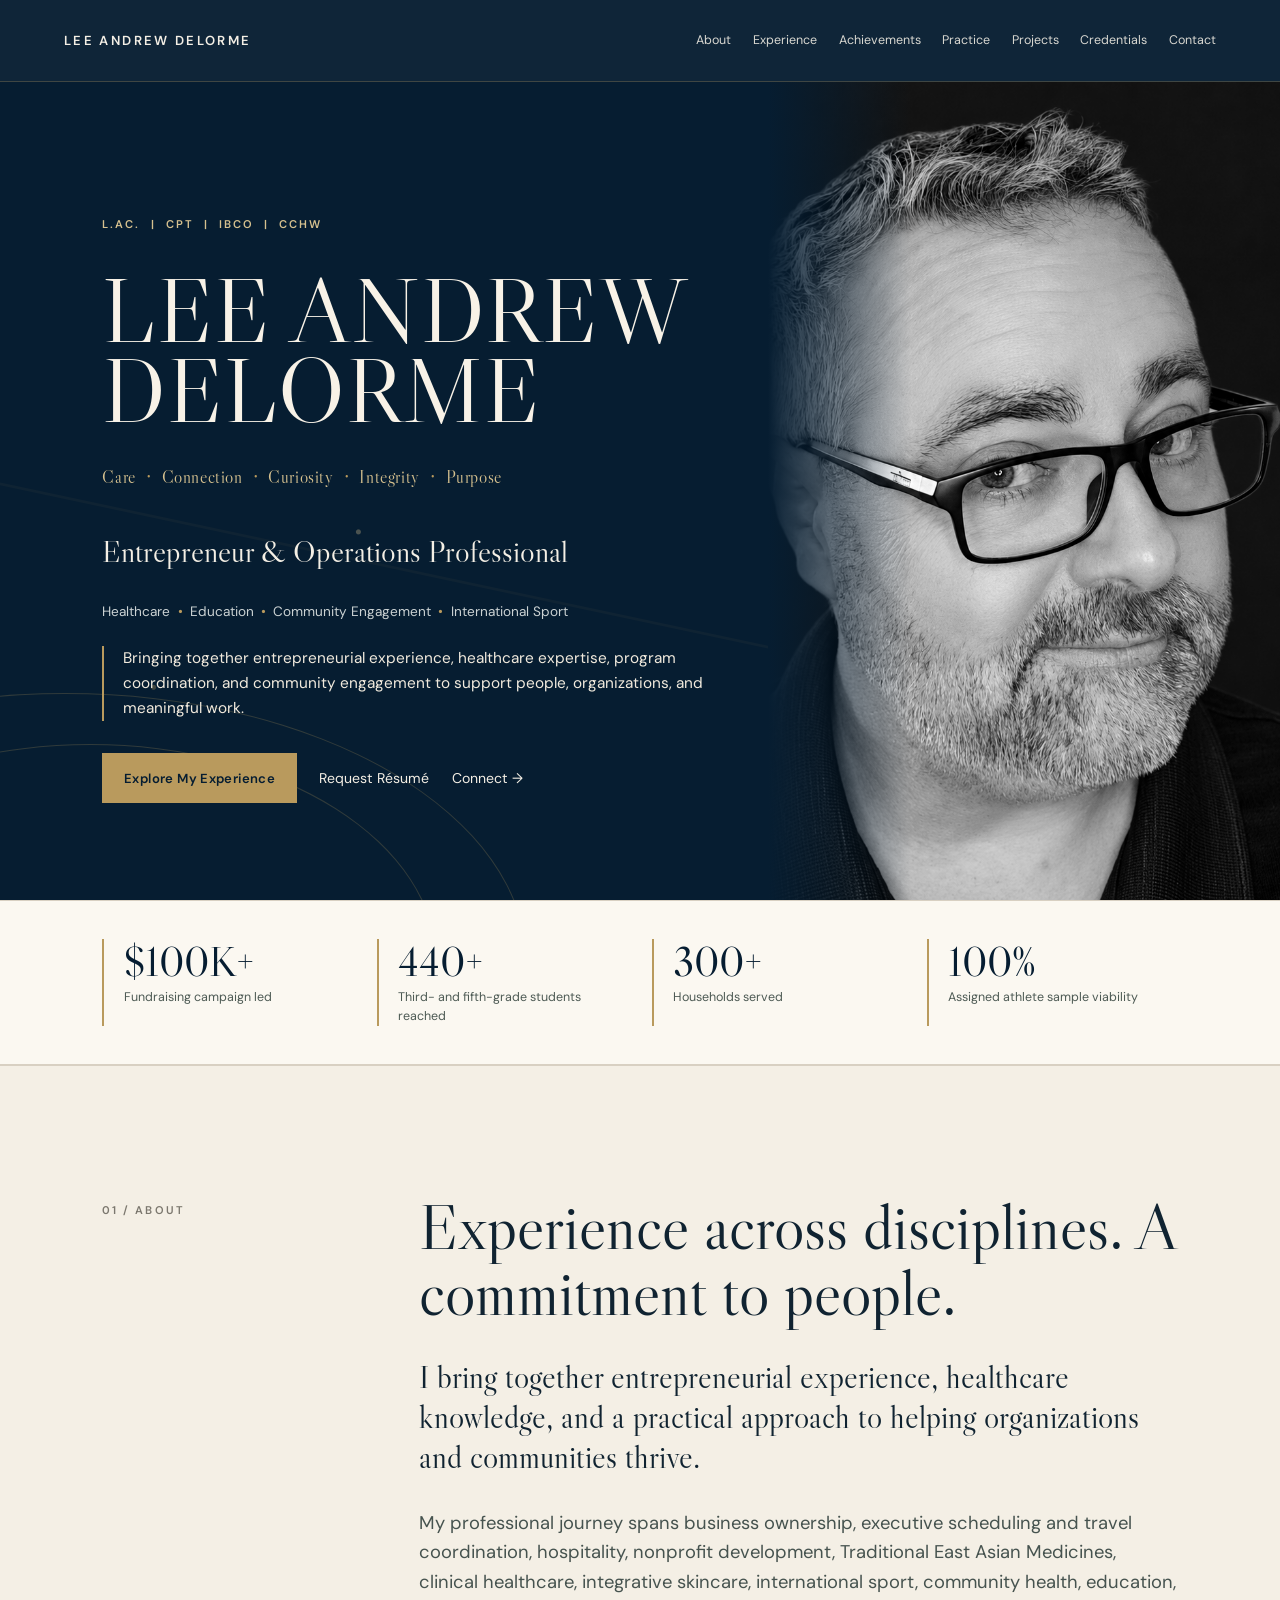
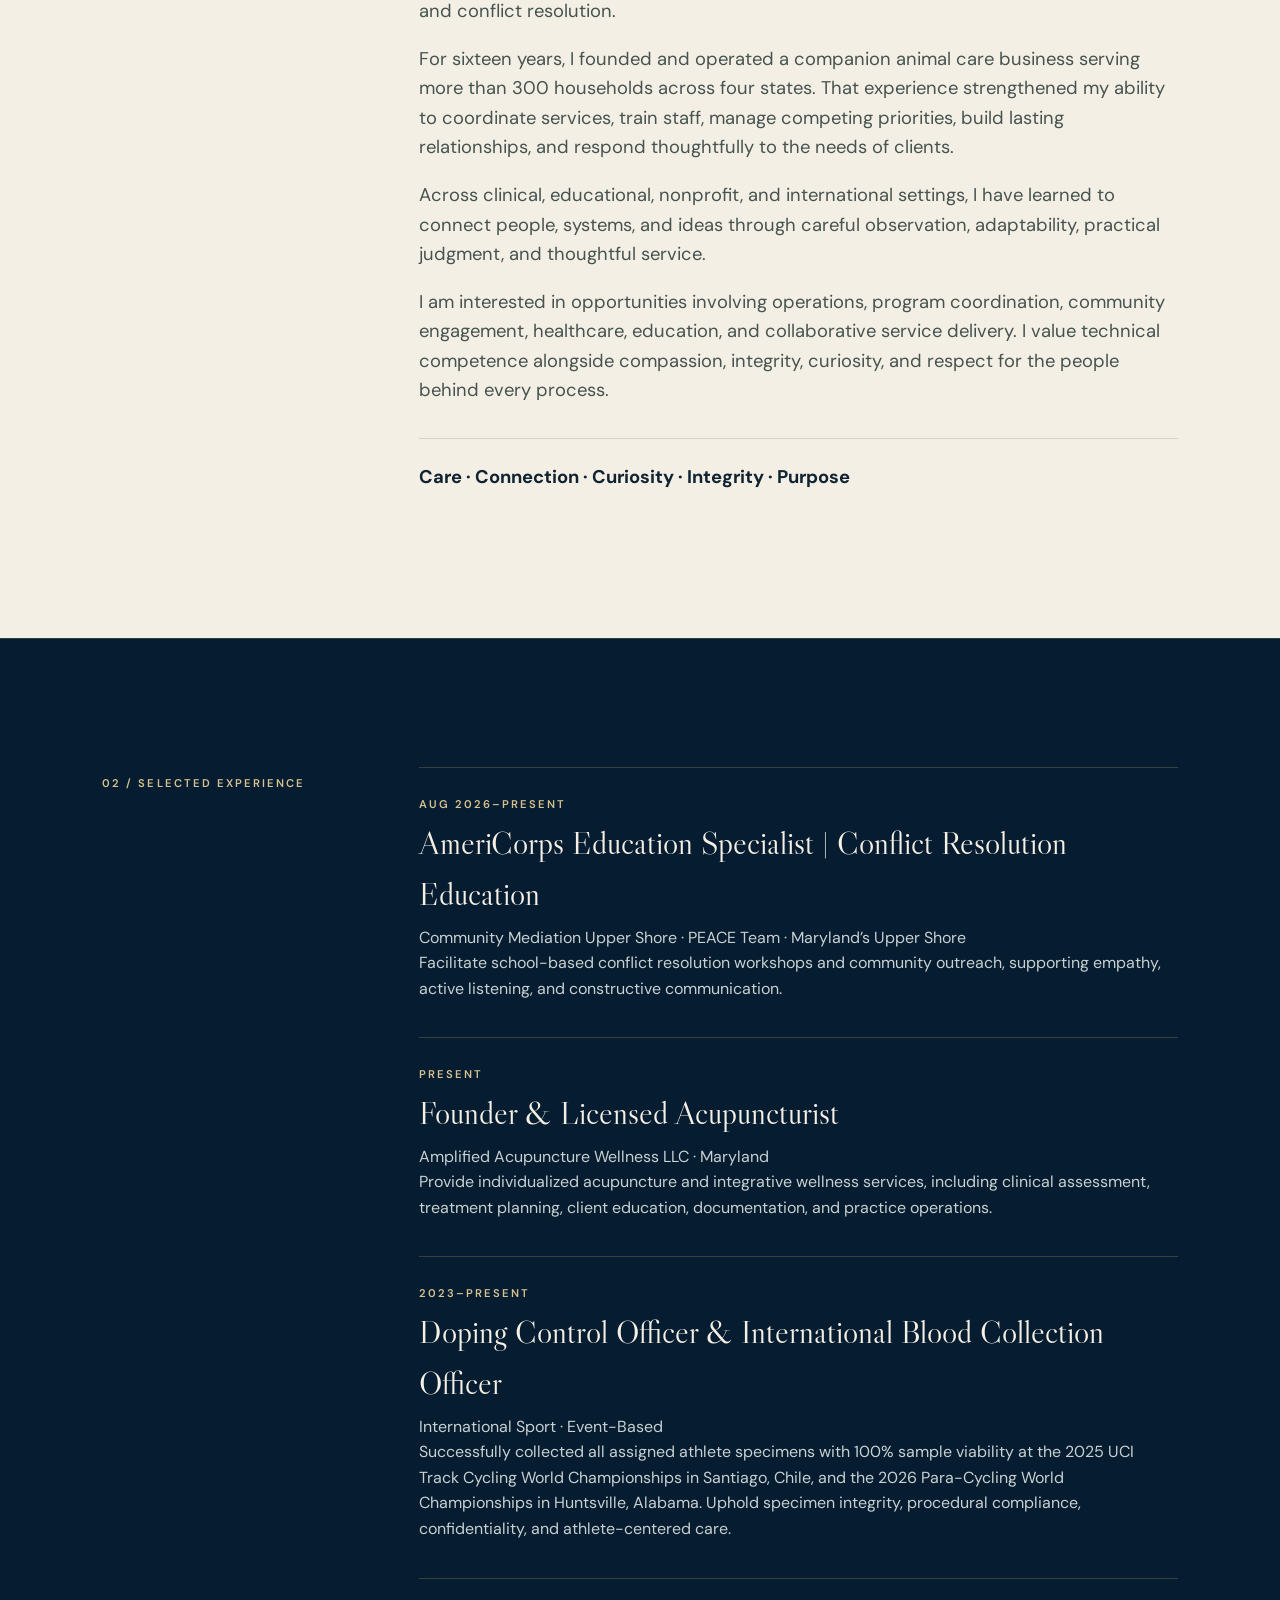
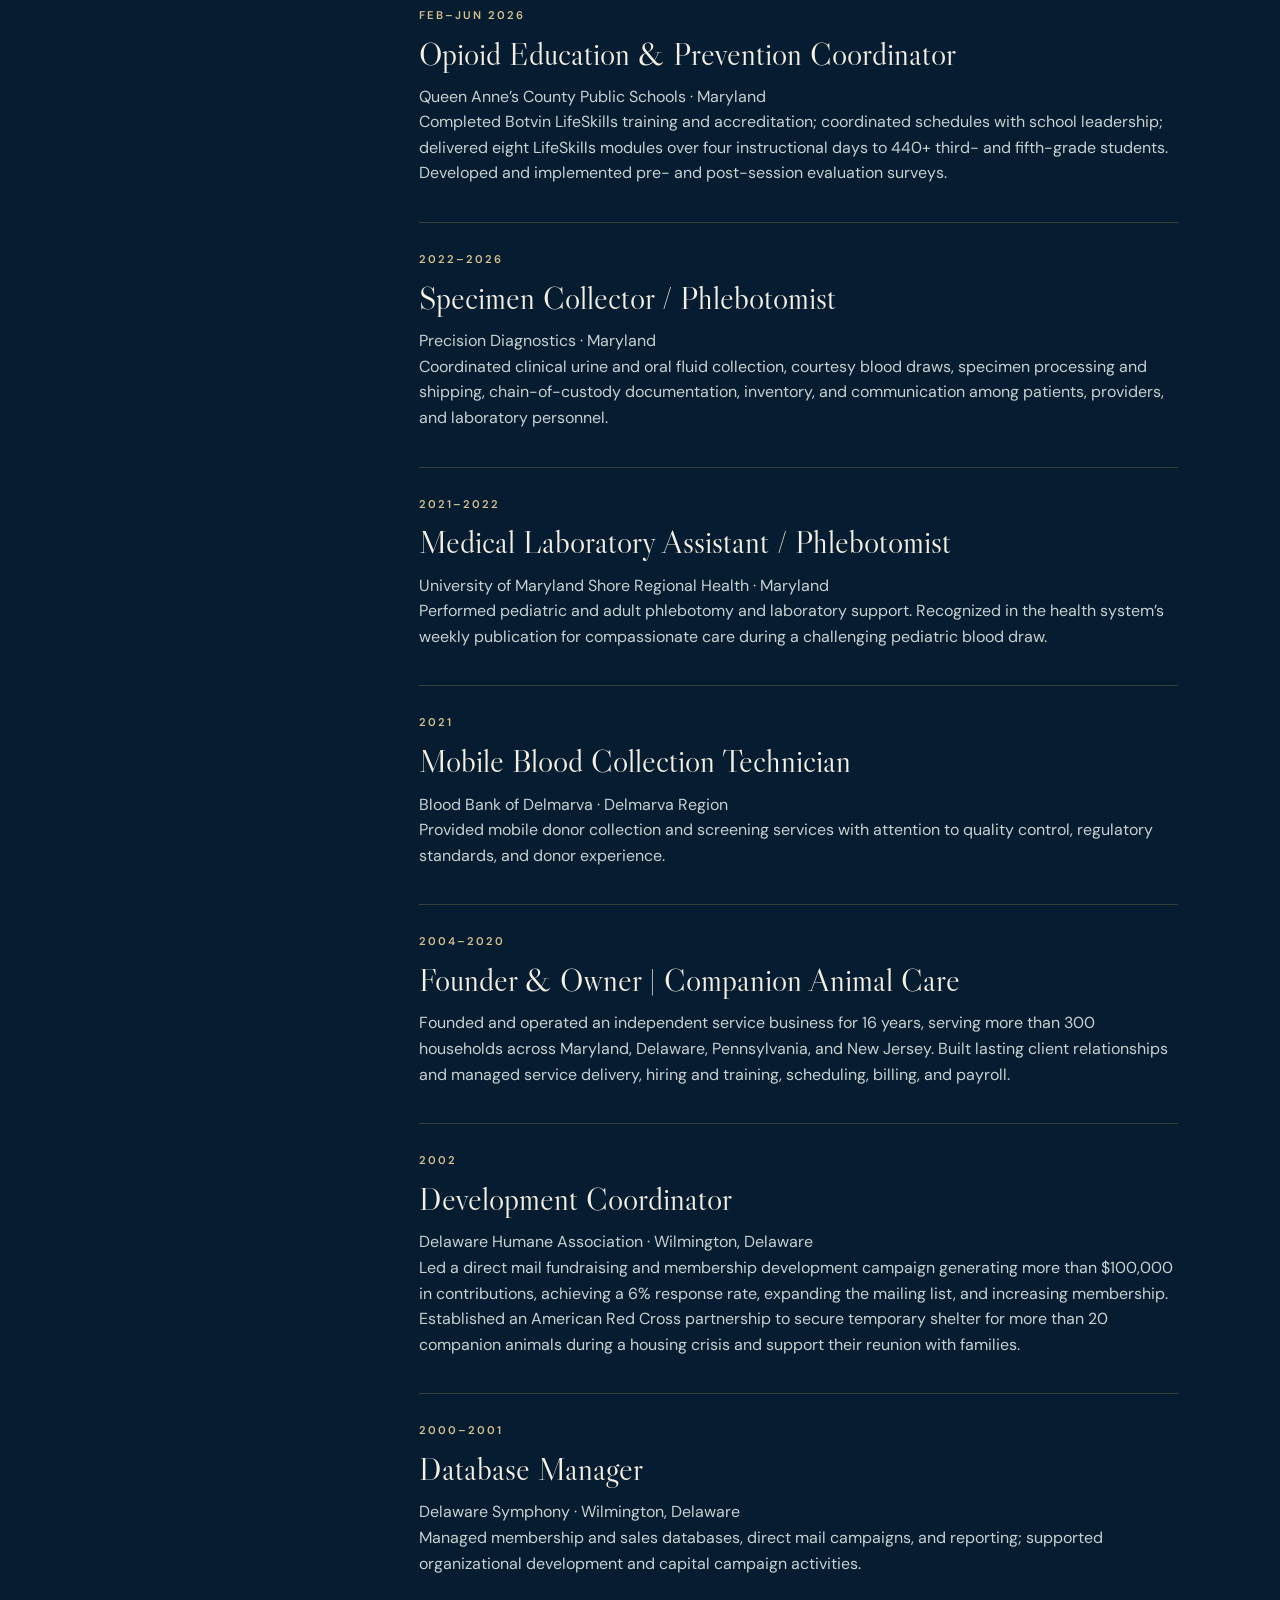
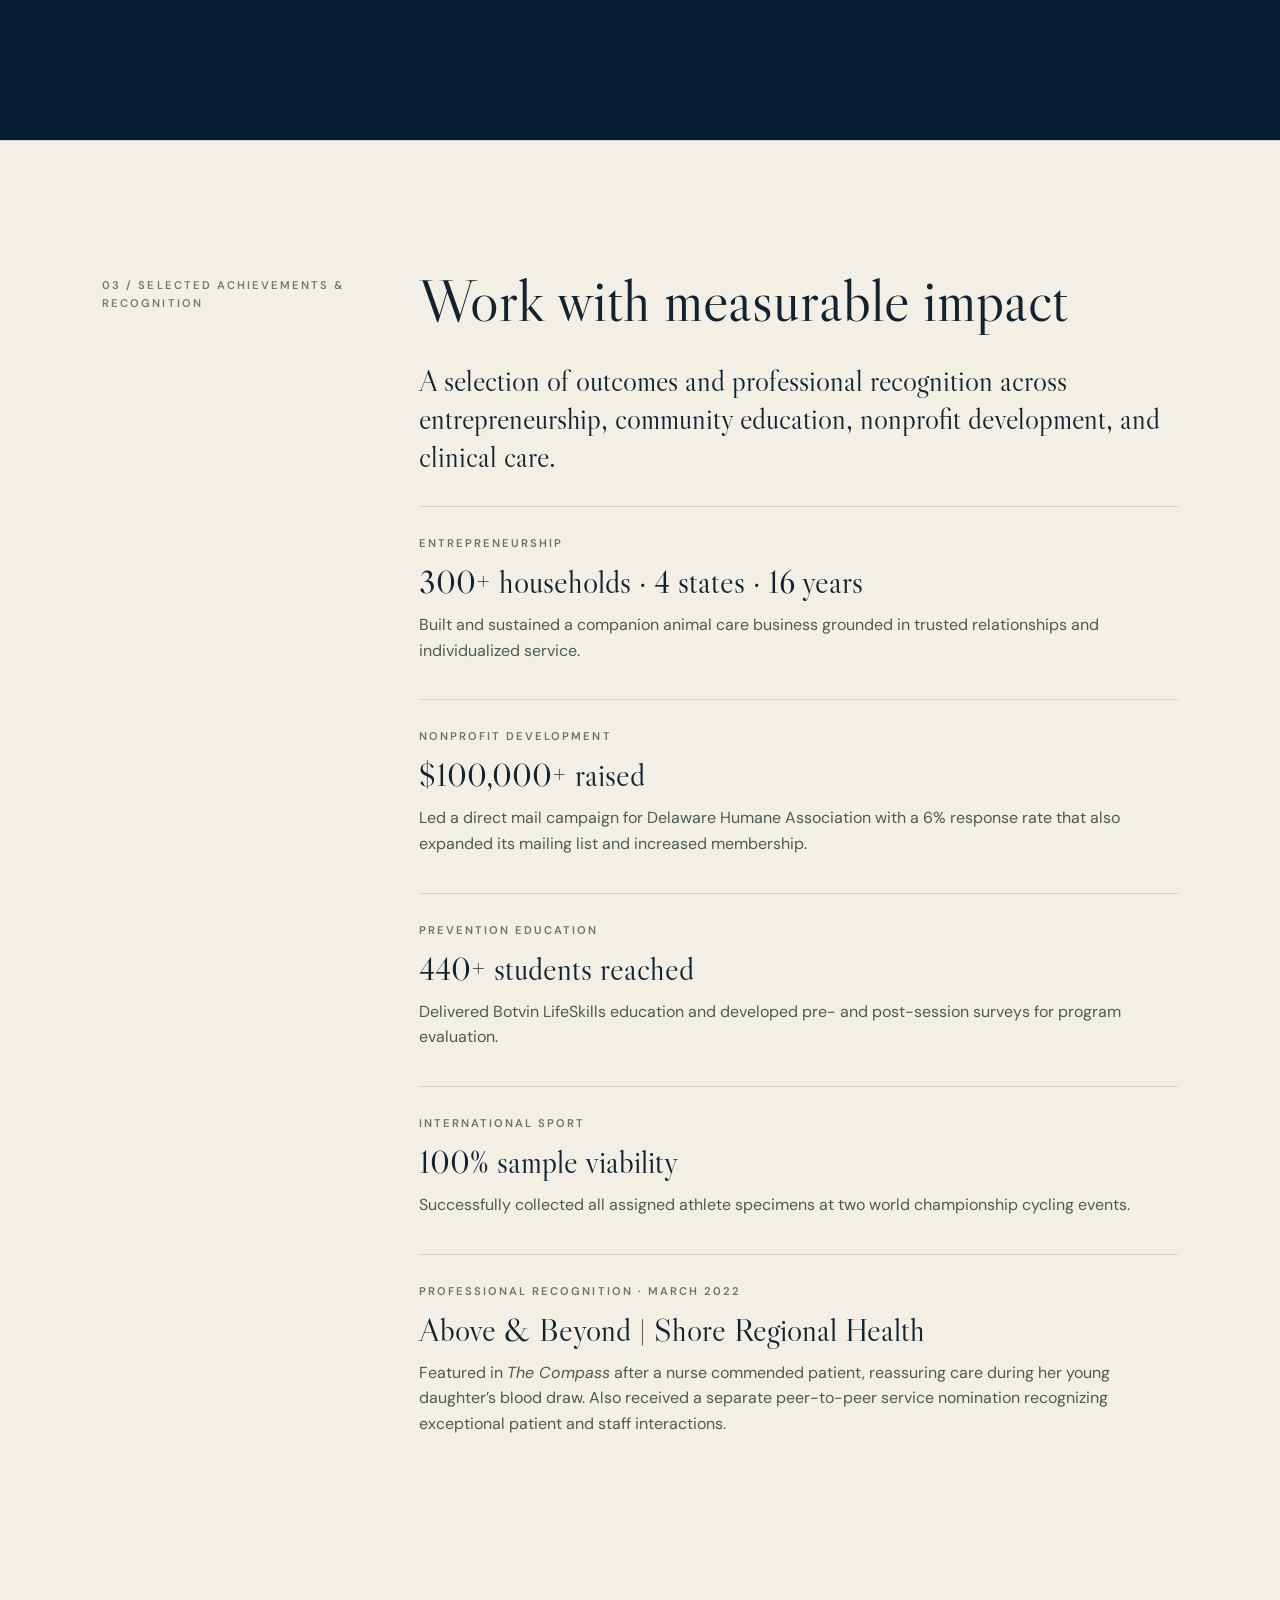
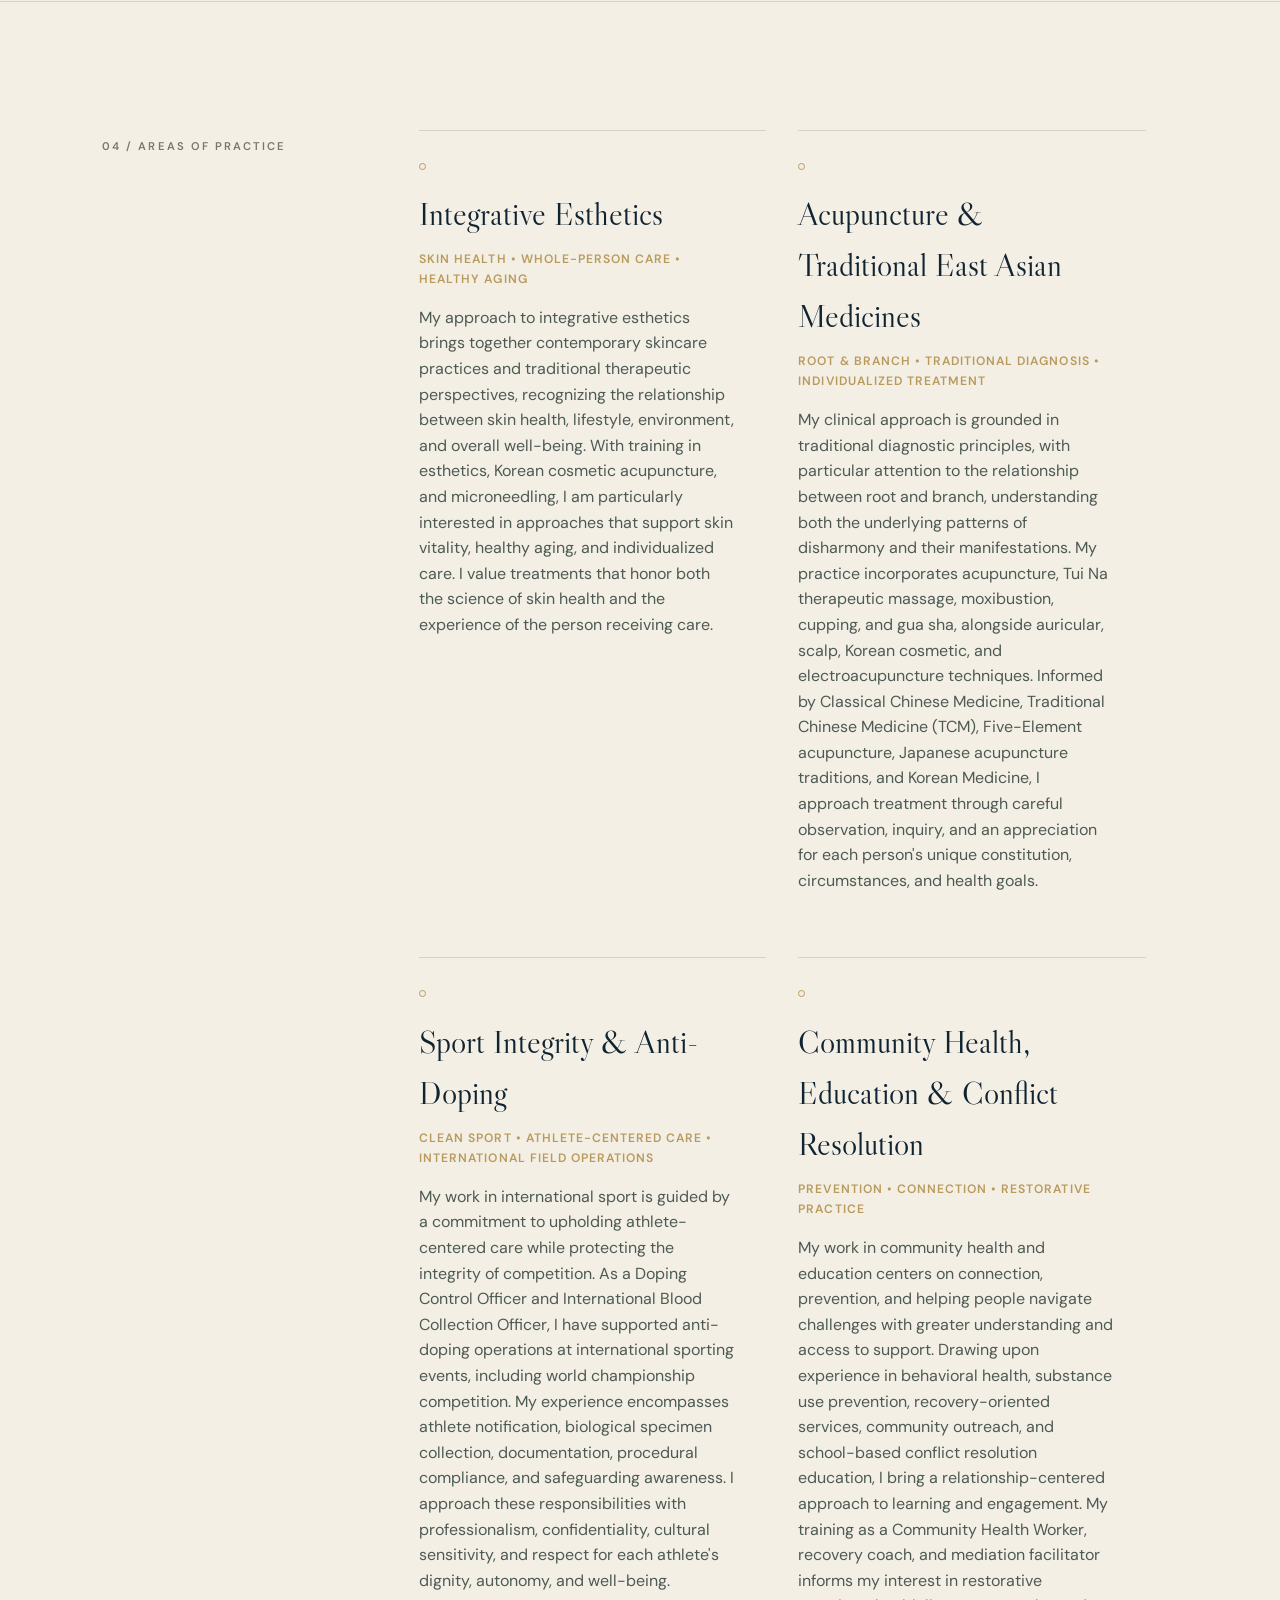
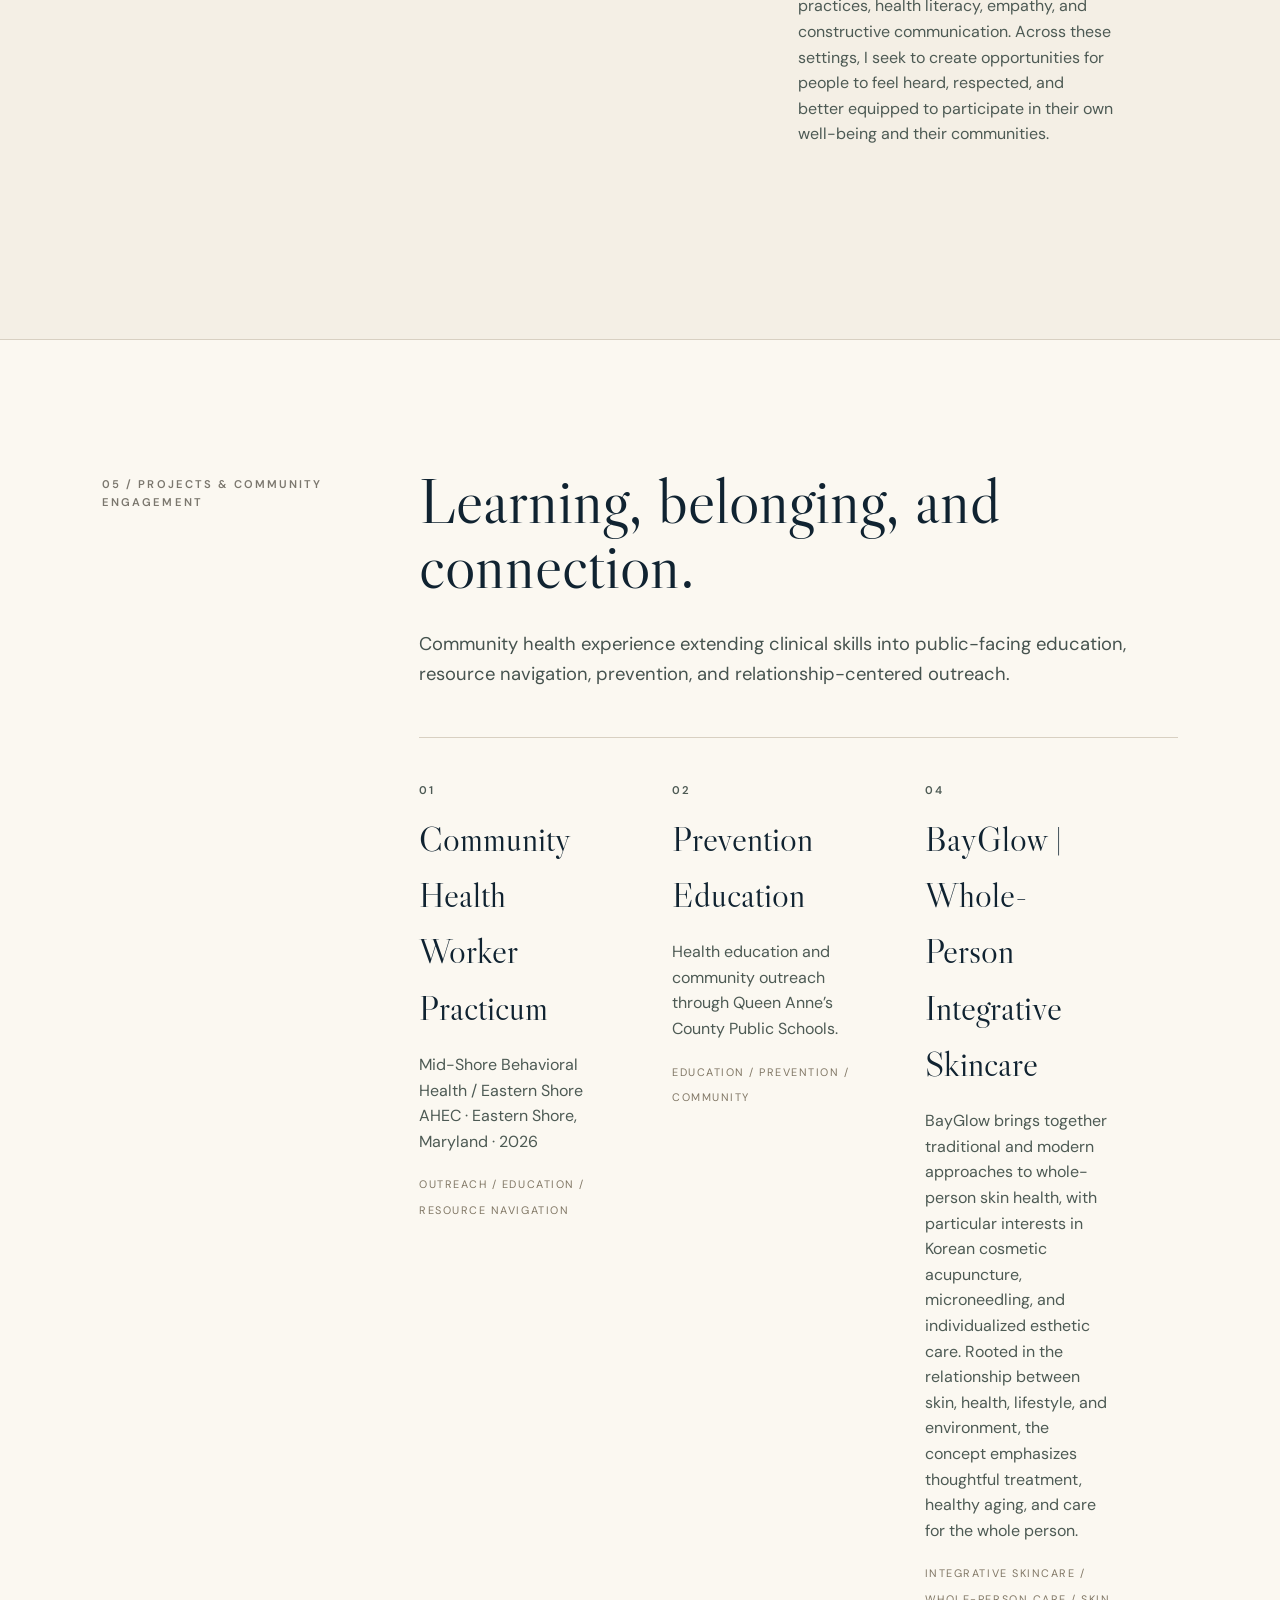
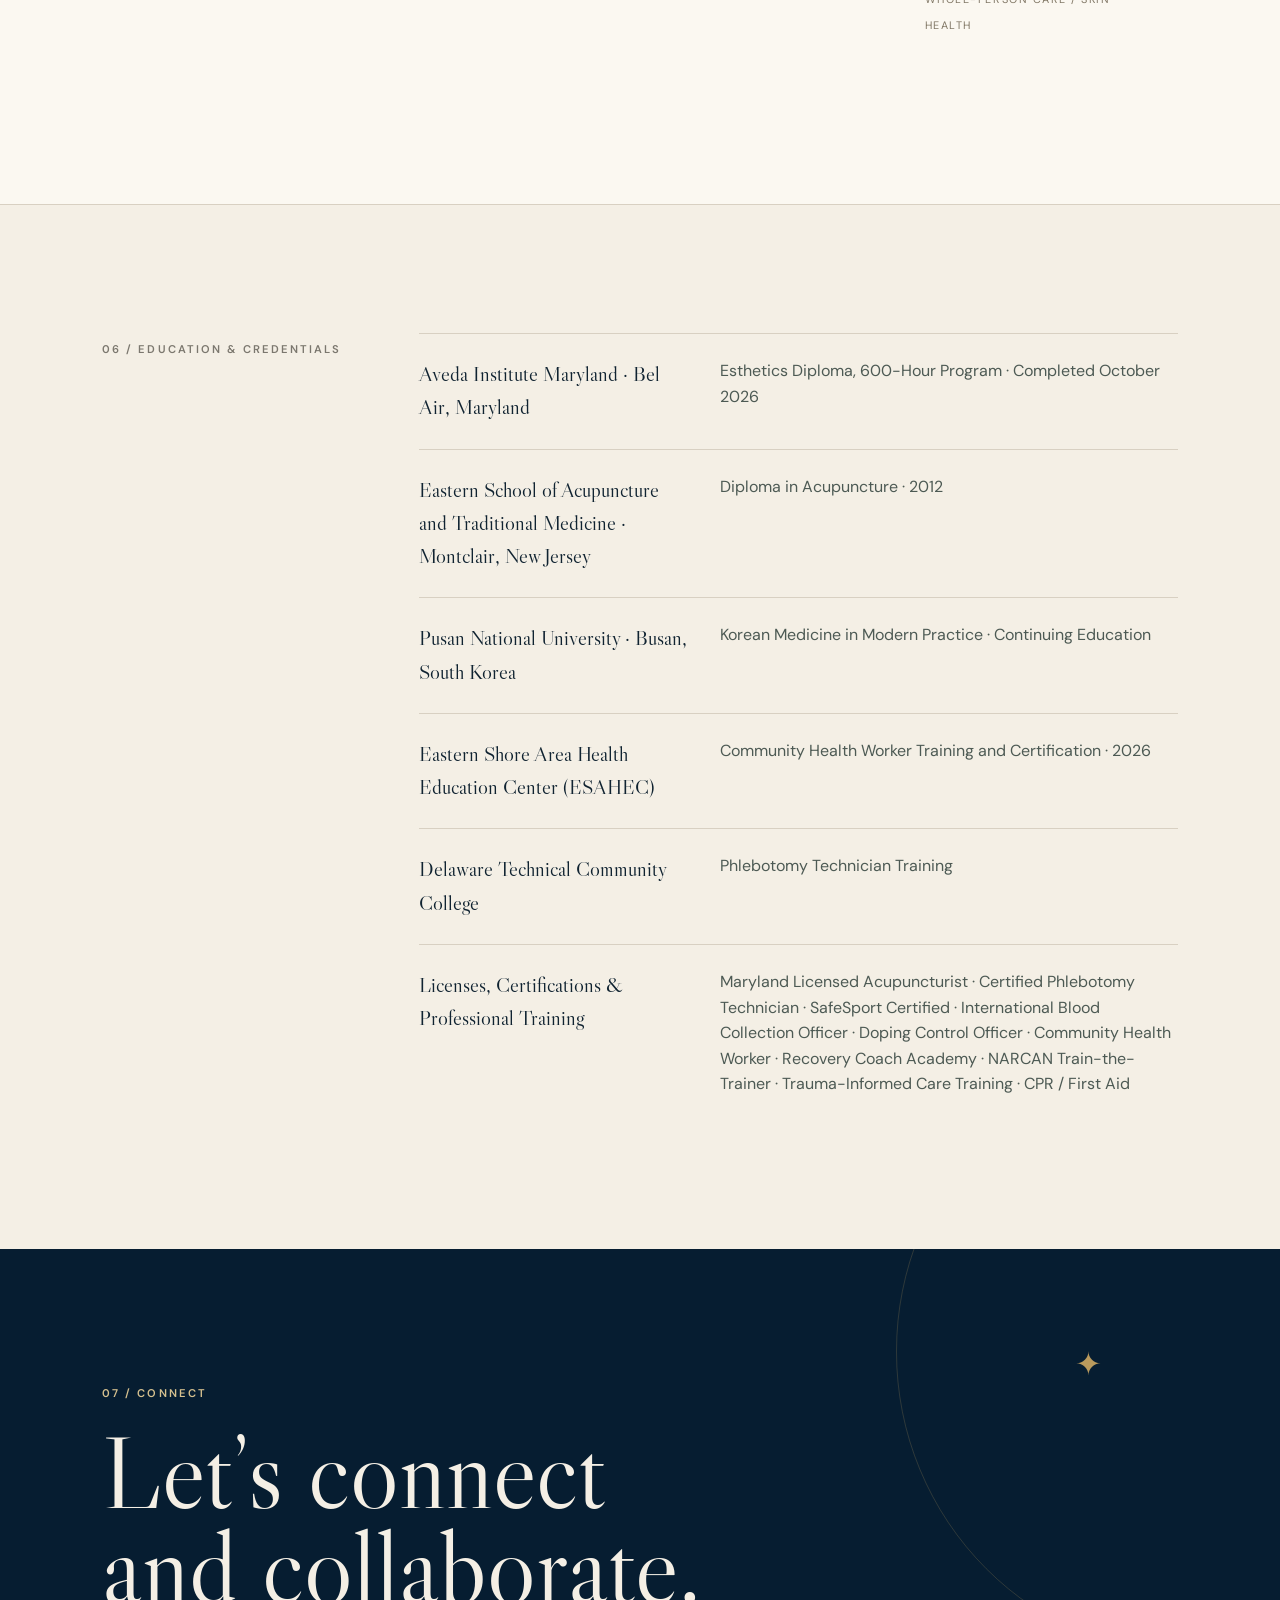
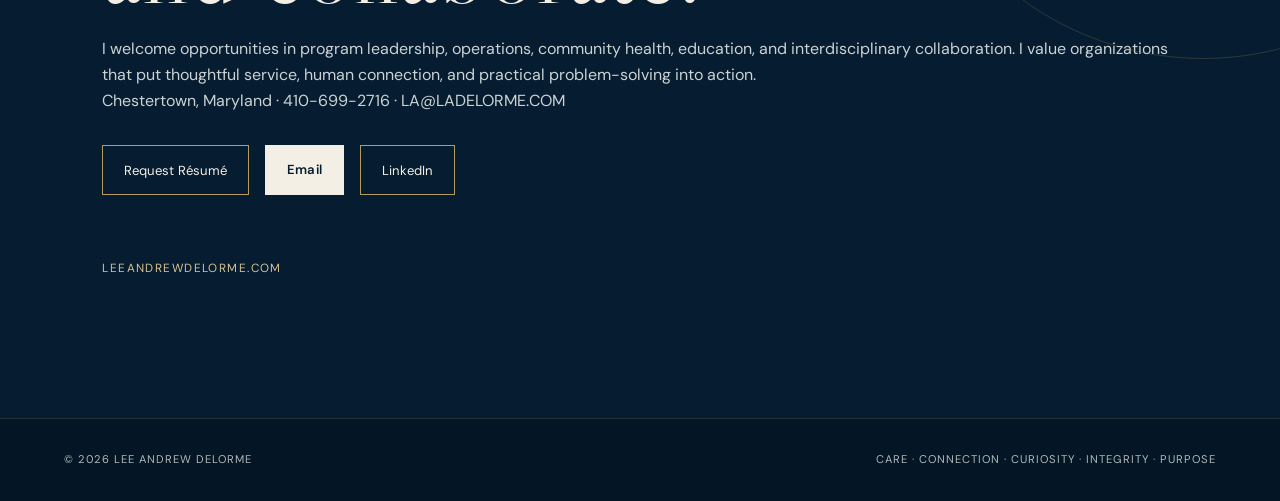
<file: index.html>
<!doctype html>
<html lang="en">
<head>
  <meta charset="utf-8">
  <meta name="viewport" content="width=device-width,initial-scale=1">
  <meta name="description" content="Lee Andrew DeLorme | Entrepreneur and Operations Professional. Experience in business operations, healthcare, education, community engagement and international sport.">
  <title>Lee Andrew DeLorme | Care • Connection • Curiosity • Integrity • Purpose</title>
  <link rel="stylesheet" href="style.css">
</head>
<body>
<header class="site-header">
  <a class="brand" href="#top">LEE ANDREW DELORME</a>
  <nav aria-label="Primary navigation">
    <a href="#about">About</a><a href="#experience">Experience</a><a href="#achievements">Achievements</a>
    <a href="#practice">Practice</a><a href="#projects">Projects</a><a href="#education">Credentials</a><a href="#contact">Contact</a>
  </nav>
</header>

<main id="top">
<section class="hero">
  <div class="chart-lines" aria-hidden="true"></div>
  <div class="hero-copy">
    <p class="eyebrow">L.Ac. &nbsp;|&nbsp; CPT &nbsp;|&nbsp; IBCO &nbsp;|&nbsp; CCHW</p>
    <h1>LEE ANDREW<br>DELORME</h1>
    <p class="values">Care <span>•</span> Connection <span>•</span> Curiosity <span>•</span> Integrity <span>•</span> Purpose</p>
    <p class="dek"><strong>Entrepreneur &amp; Operations Professional</strong></p>
    <p class="occupations">Healthcare <span>•</span> Education <span>•</span> Community Engagement <span>•</span> International Sport</p>
    <p class="hero-positioning">Bringing together entrepreneurial experience, healthcare expertise, program coordination, and community engagement to support people, organizations, and meaningful work.</p>
    <div class="actions"><a class="button" href="#experience">Explore My Experience</a><a class="text-link" href="mailto:LA@LADELORME.COM?subject=Resume%20Request">Request Résumé</a><a class="text-link" href="#contact">Connect →</a></div>
  </div>
  <figure class="portrait"><img src="assets/lee-andrew-delorme-portrait.png" alt="Black-and-white portrait of Lee Andrew DeLorme"></figure>
</section>

<section class="impact-strip" aria-label="Selected professional impact">
  <div><strong>$100K+</strong><span>Fundraising campaign led</span></div>
  <div><strong>440+</strong><span>Third- and fifth-grade students reached</span></div>
  <div><strong>300+</strong><span>Households served</span></div>
  <div><strong>100%</strong><span>Assigned athlete sample viability</span></div>
</section>

<section id="about" class="section intro">
  <p class="section-label">01 / About</p>
  <div>
    <h2>Experience across disciplines. A commitment to people.</h2>
    <p class="lead">I bring together entrepreneurial experience, healthcare knowledge, and a practical approach to helping organizations and communities thrive.</p>
    <p>My professional journey spans business ownership, executive scheduling and travel coordination, hospitality, nonprofit development, Traditional East Asian Medicines, clinical healthcare, integrative skincare, international sport, community health, education, and conflict resolution.</p>
    <p>For sixteen years, I founded and operated a companion animal care business serving more than 300 households across four states. That experience strengthened my ability to coordinate services, train staff, manage competing priorities, build lasting relationships, and respond thoughtfully to the needs of clients.</p>
    <p>Across clinical, educational, nonprofit, and international settings, I have learned to connect people, systems, and ideas through careful observation, adaptability, practical judgment, and thoughtful service.</p>
    <p>I am interested in opportunities involving operations, program coordination, community engagement, healthcare, education, and collaborative service delivery. I value technical competence alongside compassion, integrity, curiosity, and respect for the people behind every process.</p>
    <p class="ethos"><strong>Care · Connection · Curiosity · Integrity · Purpose</strong></p>
  </div>
</section>

<section id="experience" class="section dark-section">
  <p class="section-label">02 / Selected Experience</p>
  <div class="timeline">
    <article><p class="meta">Aug 2026–Present</p><h3>AmeriCorps Education Specialist | Conflict Resolution Education</h3><p>Community Mediation Upper Shore · PEACE Team · Maryland’s Upper Shore<br>Facilitate school-based conflict resolution workshops and community outreach, supporting empathy, active listening, and constructive communication.</p></article>
    <article><p class="meta">Present</p><h3>Founder &amp; Licensed Acupuncturist</h3><p>Amplified Acupuncture Wellness LLC · Maryland<br>Provide individualized acupuncture and integrative wellness services, including clinical assessment, treatment planning, client education, documentation, and practice operations.</p></article>
    <article><p class="meta">2023–Present</p><h3>Doping Control Officer &amp; International Blood Collection Officer</h3><p>International Sport · Event-Based<br>Successfully collected all assigned athlete specimens with 100% sample viability at the 2025 UCI Track Cycling World Championships in Santiago, Chile, and the 2026 Para-Cycling World Championships in Huntsville, Alabama. Uphold specimen integrity, procedural compliance, confidentiality, and athlete-centered care.</p></article>
    <article><p class="meta">Feb–Jun 2026</p><h3>Opioid Education &amp; Prevention Coordinator</h3><p>Queen Anne’s County Public Schools · Maryland<br>Completed Botvin LifeSkills training and accreditation; coordinated schedules with school leadership; delivered eight LifeSkills modules over four instructional days to 440+ third- and fifth-grade students. Developed and implemented pre- and post-session evaluation surveys.</p></article>
    <article><p class="meta">2022–2026</p><h3>Specimen Collector / Phlebotomist</h3><p>Precision Diagnostics · Maryland<br>Coordinated clinical urine and oral fluid collection, courtesy blood draws, specimen processing and shipping, chain-of-custody documentation, inventory, and communication among patients, providers, and laboratory personnel.</p></article>
    <article><p class="meta">2021–2022</p><h3>Medical Laboratory Assistant / Phlebotomist</h3><p>University of Maryland Shore Regional Health · Maryland<br>Performed pediatric and adult phlebotomy and laboratory support. Recognized in the health system’s weekly publication for compassionate care during a challenging pediatric blood draw.</p></article>
    <article><p class="meta">2021</p><h3>Mobile Blood Collection Technician</h3><p>Blood Bank of Delmarva · Delmarva Region<br>Provided mobile donor collection and screening services with attention to quality control, regulatory standards, and donor experience.</p></article>
    <article><p class="meta">2004–2020</p><h3>Founder &amp; Owner | Companion Animal Care</h3><p>Founded and operated an independent service business for 16 years, serving more than 300 households across Maryland, Delaware, Pennsylvania, and New Jersey. Built lasting client relationships and managed service delivery, hiring and training, scheduling, billing, and payroll.</p></article>
    <article><p class="meta">2002</p><h3>Development Coordinator</h3><p>Delaware Humane Association · Wilmington, Delaware<br>Led a direct mail fundraising and membership development campaign generating more than $100,000 in contributions, achieving a 6% response rate, expanding the mailing list, and increasing membership. Established an American Red Cross partnership to secure temporary shelter for more than 20 companion animals during a housing crisis and support their reunion with families.</p></article>
    <article><p class="meta">2000–2001</p><h3>Database Manager</h3><p>Delaware Symphony · Wilmington, Delaware<br>Managed membership and sales databases, direct mail campaigns, and reporting; supported organizational development and capital campaign activities.</p></article>
  </div>
</section>

<section id="achievements" class="section">
  <p class="section-label">03 / Selected Achievements &amp; Recognition</p>
  <div>
    <h2>Work with measurable impact</h2>
    <p class="lead">A selection of outcomes and professional recognition across entrepreneurship, community education, nonprofit development, and clinical care.</p>
    <div class="timeline">
      <article><p class="meta">Entrepreneurship</p><h3>300+ households · 4 states · 16 years</h3><p>Built and sustained a companion animal care business grounded in trusted relationships and individualized service.</p></article>
      <article><p class="meta">Nonprofit Development</p><h3>$100,000+ raised</h3><p>Led a direct mail campaign for Delaware Humane Association with a 6% response rate that also expanded its mailing list and increased membership.</p></article>
      <article><p class="meta">Prevention Education</p><h3>440+ students reached</h3><p>Delivered Botvin LifeSkills education and developed pre- and post-session surveys for program evaluation.</p></article>
      <article><p class="meta">International Sport</p><h3>100% sample viability</h3><p>Successfully collected all assigned athlete specimens at two world championship cycling events.</p></article>
      <article><p class="meta">Professional Recognition · March 2022</p><h3>Above &amp; Beyond | Shore Regional Health</h3><p>Featured in <em>The Compass</em> after a nurse commended patient, reassuring care during her young daughter’s blood draw. Also received a separate peer-to-peer service nomination recognizing exceptional patient and staff interactions.</p></article>
    </div>
  </div>
</section>

<section id="practice" class="section">
  <p class="section-label">04 / Areas of Practice</p>
  <div class="cards">
    <article><span class="node"></span><h3>Integrative Esthetics</h3><p class="practice-keywords">Skin Health • Whole-Person Care • Healthy Aging</p><p>My approach to integrative esthetics brings together contemporary skincare practices and traditional therapeutic perspectives, recognizing the relationship between skin health, lifestyle, environment, and overall well-being. With training in esthetics, Korean cosmetic acupuncture, and microneedling, I am particularly interested in approaches that support skin vitality, healthy aging, and individualized care. I value treatments that honor both the science of skin health and the experience of the person receiving care.</p></article>
    <article><span class="node"></span><h3>Acupuncture &amp; Traditional East Asian Medicines</h3><p class="practice-keywords">Root &amp; Branch • Traditional Diagnosis • Individualized Treatment</p><p>My clinical approach is grounded in traditional diagnostic principles, with particular attention to the relationship between root and branch, understanding both the underlying patterns of disharmony and their manifestations. My practice incorporates acupuncture, Tui Na therapeutic massage, moxibustion, cupping, and gua sha, alongside auricular, scalp, Korean cosmetic, and electroacupuncture techniques. Informed by Classical Chinese Medicine, Traditional Chinese Medicine (TCM), Five-Element acupuncture, Japanese acupuncture traditions, and Korean Medicine, I approach treatment through careful observation, inquiry, and an appreciation for each person's unique constitution, circumstances, and health goals.</p></article>
    <article><span class="node"></span><h3>Sport Integrity &amp; Anti-Doping</h3><p class="practice-keywords">Clean Sport • Athlete-Centered Care • International Field Operations</p><p>My work in international sport is guided by a commitment to upholding athlete-centered care while protecting the integrity of competition. As a Doping Control Officer and International Blood Collection Officer, I have supported anti-doping operations at international sporting events, including world championship competition. My experience encompasses athlete notification, biological specimen collection, documentation, procedural compliance, and safeguarding awareness. I approach these responsibilities with professionalism, confidentiality, cultural sensitivity, and respect for each athlete's dignity, autonomy, and well-being.</p></article>
    <article><span class="node"></span><h3>Community Health, Education &amp; Conflict Resolution</h3><p class="practice-keywords">Prevention • Connection • Restorative Practice</p><p>My work in community health and education centers on connection, prevention, and helping people navigate challenges with greater understanding and access to support. Drawing upon experience in behavioral health, substance use prevention, recovery-oriented services, community outreach, and school-based conflict resolution education, I bring a relationship-centered approach to learning and engagement. My training as a Community Health Worker, recovery coach, and mediation facilitator informs my interest in restorative practices, health literacy, empathy, and constructive communication. Across these settings, I seek to create opportunities for people to feel heard, respected, and better equipped to participate in their own well-being and their communities.</p></article>
  </div>
</section>

<section id="projects" class="section projects">
  <p class="section-label">05 / Projects &amp; Community Engagement</p>
  <div>
    <div class="projects-intro"><h2>Learning, belonging, and connection.</h2><p>Community health experience extending clinical skills into public-facing education, resource navigation, prevention, and relationship-centered outreach.</p></div>
    <div class="project-grid">
      <article><p class="project-no">01</p><h3>Community Health Worker Practicum</h3><p>Mid-Shore Behavioral Health / Eastern Shore AHEC · Eastern Shore, Maryland · 2026</p><span>Outreach / Education / Resource Navigation</span></article>
      <article><p class="project-no">02</p><h3>Prevention Education</h3><p>Health education and community outreach through Queen Anne’s County Public Schools.</p><span>Education / Prevention / Community</span></article>
      <article><p class="project-no">04</p><h3>BayGlow | Whole-Person Integrative Skincare</h3><p>BayGlow brings together traditional and modern approaches to whole-person skin health, with particular interests in Korean cosmetic acupuncture, microneedling, and individualized esthetic care. Rooted in the relationship between skin, health, lifestyle, and environment, the concept emphasizes thoughtful treatment, healthy aging, and care for the whole person.</p><span>Integrative Skincare / Whole-Person Care / Skin Health</span></article>
    </div>
  </div>
</section>

<section id="education" class="section">
  <p class="section-label">06 / Education &amp; Credentials</p>
  <div class="education-list">
    <div><strong>Aveda Institute Maryland · Bel Air, Maryland</strong><span>Esthetics Diploma, 600-Hour Program · Completed October 2026</span></div>
    <div><strong>Eastern School of Acupuncture and Traditional Medicine · Montclair, New Jersey</strong><span>Diploma in Acupuncture · 2012</span></div>
    <div><strong>Pusan National University · Busan, South Korea</strong><span>Korean Medicine in Modern Practice · Continuing Education</span></div>
    <div><strong>Eastern Shore Area Health Education Center (ESAHEC)</strong><span>Community Health Worker Training and Certification · 2026</span></div>
    <div><strong>Delaware Technical Community College</strong><span>Phlebotomy Technician Training</span></div>
    <div><strong>Licenses, Certifications &amp; Professional Training</strong><span>Maryland Licensed Acupuncturist · Certified Phlebotomy Technician · SafeSport Certified · International Blood Collection Officer · Doping Control Officer · Community Health Worker · Recovery Coach Academy · NARCAN Train-the-Trainer · Trauma-Informed Care Training · CPR / First Aid</span></div>
  </div>
</section>

<section id="contact" class="contact">
  <div class="contact-chart" aria-hidden="true"></div>
  <p class="section-label">07 / Connect</p>
  <h2>Let’s connect<br>and collaborate.</h2>
  <p>I welcome opportunities in program leadership, operations, community health, education, and interdisciplinary collaboration. I value organizations that put thoughtful service, human connection, and practical problem-solving into action.<br>Chestertown, Maryland · 410-699-2716 · LA@LADELORME.COM</p>
  <div class="contact-actions">
    <a class="outline-button" href="mailto:LA@LADELORME.COM?subject=Resume%20Request">Request Résumé</a>
    <a class="button light" href="mailto:LA@LADELORME.COM?subject=Professional%20Inquiry%20for%20Lee%20Andrew%20DeLorme">Email</a>
    <a class="outline-button" href="https://www.linkedin.com/in/leeandrewdelorme100/" target="_blank" rel="noopener">LinkedIn</a>
  </div>
  <p class="contact-small">leeandrewdelorme.com</p>
</section>
</main>

<footer><span>© 2026 Lee Andrew DeLorme</span><span>Care · Connection · Curiosity · Integrity · Purpose</span></footer>
</body>
</html>
</file>
<file: style.css>
@import url('https://fonts.googleapis.com/css2?family=DM+Sans:wght@400;500;600&family=Libre+Caslon+Display&display=swap');
:root{--navy:#061d31;--navy2:#0a2940;--ivory:#f4efe5;--paper:#fbf8f1;--gold:#b99a5d;--gold2:#d6c18f;--ink:#102331;--muted:#69736f;--line:#d8d0c2}
*{box-sizing:border-box}html{scroll-behavior:smooth}body{margin:0;background:var(--ivory);color:var(--ink);font-family:"DM Sans",Arial,sans-serif;line-height:1.6}
.site-header{height:82px;display:flex;align-items:center;justify-content:space-between;padding:0 5vw;border-bottom:1px solid rgba(185,154,93,.28);position:sticky;top:0;background:rgba(6,29,49,.96);backdrop-filter:blur(12px);z-index:20}
.brand{font-size:.82rem;letter-spacing:.18em;font-weight:600;color:var(--ivory);text-decoration:none}.site-header nav{display:flex;gap:1.35rem}.site-header nav a{color:#d9d8d1;text-decoration:none;font-size:.78rem}.site-header nav a:hover{color:var(--gold2)}
.hero{min-height:calc(100vh - 82px);display:grid;grid-template-columns:1.2fr .8fr;background:var(--navy);color:var(--ivory);position:relative;overflow:hidden}
.hero:before,.hero:after{content:"";position:absolute;border:1px solid rgba(185,154,93,.23);border-radius:50%;pointer-events:none}.hero:before{width:72vw;height:42vw;left:-31vw;bottom:-26vw}.hero:after{width:54vw;height:34vw;left:-20vw;bottom:-22vw}
.chart-lines{position:absolute;inset:0;opacity:.33;background:radial-gradient(circle at 12% 74%,var(--gold) 0 2px,transparent 3px),radial-gradient(circle at 28% 55%,var(--gold2) 0 2px,transparent 3px),linear-gradient(12deg,transparent 0 38%,rgba(185,154,93,.16) 38.1% 38.25%,transparent 38.35%);pointer-events:none}
.hero-copy{padding:9vw 5vw 7vw 8vw;display:flex;flex-direction:column;justify-content:center;position:relative;z-index:2}.eyebrow,.section-label,.meta,.project-no{font-size:.7rem;letter-spacing:.18em;text-transform:uppercase;font-weight:600}.eyebrow{color:var(--gold2)}
.hero h1,.section h2,.contact h2{font-family:"Libre Caslon Display",Georgia,serif;font-weight:400}.hero h1{font-size:clamp(3.8rem,7.1vw,7.8rem);line-height:.88;margin:.28em 0 .3em;letter-spacing:.015em;color:#f8f2e7}
.values{font-family:"Libre Caslon Display",Georgia,serif;color:var(--gold2);font-size:clamp(1rem,1.35vw,1.28rem);letter-spacing:.035em;margin:.4rem 0 1.2rem}.values span{padding:0 .34rem;color:var(--gold)}
.dek{max-width:730px;font-size:clamp(.95rem,1.25vw,1.13rem);color:#cbd2d3}.dek span{padding:0 .25rem;color:var(--gold)}
.portrait{margin:0;min-height:650px;overflow:hidden;position:relative;z-index:2}.portrait:after{content:"";position:absolute;inset:0;background:linear-gradient(90deg,var(--navy),transparent 28%)}.portrait img{width:100%;height:100%;object-fit:cover;object-position:center;filter:grayscale(1) contrast(1.03)}
.actions{display:flex;gap:1.5rem;align-items:center;margin-top:2rem}.button{background:var(--gold);color:var(--navy);padding:.88rem 1.35rem;text-decoration:none;font-size:.82rem;font-weight:600;letter-spacing:.03em}.text-link{color:var(--ivory);text-decoration:none;font-size:.88rem}
.section{padding:8rem 8vw;border-top:1px solid var(--line);display:grid;grid-template-columns:1fr 3fr;gap:5vw;background:var(--ivory)}.section-label{color:#7b776e;margin-top:.5rem}.intro h2,.projects-intro h2{font-size:clamp(2.8rem,5vw,5.4rem);line-height:1.02;max-width:980px;margin:0 0 2rem}.intro div>p,.projects-intro p{font-size:1.15rem;max-width:790px;color:#46534f}
.cards{display:grid;grid-template-columns:1fr 1fr}.cards article{padding:2rem 2rem 3rem 0;border-top:1px solid var(--line);margin-right:2rem;position:relative}.node{display:block;width:7px;height:7px;border:1px solid var(--gold);border-radius:50%;margin-bottom:1.2rem}.cards h3,.timeline h3,.project-grid h3{font-family:"Libre Caslon Display",Georgia,serif;font-size:2rem;font-weight:400;margin:.4rem 0}.cards p,.timeline p,.education-list span,.project-grid p{color:#4d5a54}
.dark-section{background:var(--navy);color:var(--ivory);border-color:rgba(185,154,93,.25)}.dark-section .section-label,.dark-section .meta{color:var(--gold2)!important}.dark-section .timeline article{border-color:rgba(185,154,93,.28)}.dark-section .timeline p{color:#c8d0d0}.dark-section .timeline h3{color:#f5efe4}
.timeline article{padding:1.5rem 0 2rem;border-top:1px solid var(--line)}.timeline h3{margin:.25rem 0}.timeline p{margin:.25rem 0}.meta{color:var(--muted)!important}
.projects{background:var(--paper)}.projects-intro{margin-bottom:3rem}.project-grid{display:grid;grid-template-columns:repeat(3,1fr);border-top:1px solid var(--line)}.project-grid article{padding:2rem 2rem 2.5rem 0;margin-right:2rem}.project-no{color:var(--gold)}.project-grid h3{font-size:2.2rem}.project-grid span{font-size:.68rem;text-transform:uppercase;letter-spacing:.14em;color:#807765}
.education-list>div{display:grid;grid-template-columns:1fr 1.7fr;gap:2rem;padding:1.5rem 0;border-top:1px solid var(--line)}.education-list strong{font-family:"Libre Caslon Display",Georgia,serif;font-size:1.3rem;font-weight:400}
.contact{background:var(--navy);color:var(--ivory);padding:8rem 8vw;position:relative;overflow:hidden}.contact-chart{position:absolute;width:48vw;height:48vw;border:1px solid rgba(185,154,93,.22);border-radius:50%;right:-18vw;top:-16vw}.contact-chart:after{content:"✦";position:absolute;left:29%;top:48%;color:var(--gold);font-size:2rem}.contact .section-label{color:var(--gold2)}.contact h2{font-size:clamp(3.8rem,8vw,8.2rem);line-height:.92;margin:.22em 0;position:relative}.contact>p:not(.section-label):not(.contact-small){color:#cbd2d3}.contact-actions{display:flex;gap:1rem;margin-top:2rem}.button.light{background:var(--ivory);color:var(--navy)}.outline-button{border:1px solid var(--gold);color:var(--ivory);padding:.84rem 1.3rem;text-decoration:none;font-size:.82rem}.contact-small{margin-top:4rem;color:var(--gold2);font-size:.74rem;letter-spacing:.12em;text-transform:uppercase}
footer{background:#041625;color:#aeb8b8;padding:2rem 5vw;display:flex;justify-content:space-between;font-size:.7rem;letter-spacing:.09em;text-transform:uppercase;border-top:1px solid rgba(185,154,93,.2)}
@media(max-width:900px){.site-header nav{display:none}.hero{grid-template-columns:1fr}.hero-copy{padding:16vw 7vw 10vw}.hero h1{font-size:clamp(3.1rem,15vw,5.5rem)}.portrait{min-height:72vw}.section{grid-template-columns:1fr;padding:5rem 7vw}.cards{grid-template-columns:1fr}.cards article{margin-right:0}.project-grid{grid-template-columns:1fr}.project-grid article{border-bottom:1px solid var(--line);margin-right:0}.education-list>div{grid-template-columns:1fr;gap:.35rem}.contact{padding:6rem 7vw}footer{gap:1rem;flex-direction:column}}

/* Practical Wayfinder editorial refinements */
.intro .lead{font-family:"Libre Caslon Display",Georgia,serif;font-size:clamp(1.55rem,2.5vw,2.4rem);line-height:1.25;color:var(--ink);margin:0 0 2rem}
.intro .ethos{padding-top:1.5rem;margin-top:2rem;border-top:1px solid var(--line);color:var(--ink)}
.intro .ethos em{font-size:.92rem;color:var(--muted)}
.hero .dek strong{font-family:"Libre Caslon Display",Georgia,serif;font-weight:400;font-size:clamp(1.4rem,2.4vw,2.3rem);color:var(--ivory)}
@media(max-width:900px){.site-header{height:auto;min-height:82px;flex-wrap:wrap;gap:.6rem;padding:1rem 7vw}.site-header nav{display:flex;flex-wrap:wrap;gap:.45rem 1rem}.site-header nav a{font-size:.74rem}.hero{min-height:auto}.hero-copy{padding-top:12vw}.intro .lead{font-size:1.65rem}}

/* Editorial insight: present-tense observations */
.canine-insight{margin:2.4rem 0;padding:.3rem 0 .3rem 1.6rem;border-left:3px solid var(--gold);max-width:790px}
.intro .canine-insight p{font-family:"Libre Caslon Display",Georgia,serif;font-size:clamp(1.45rem,2.1vw,2rem);line-height:1.4;color:var(--ink);margin:0}

/* Restored professional occupation listing */
.hero .occupations{max-width:760px;color:#cbd2d3;font-size:clamp(.85rem,1.05vw,1rem);line-height:1.8;margin:.5rem 0 0}
.hero .occupations span{color:var(--gold);padding:0 .2rem}

/* Areas of Practice editorial descriptors */
.cards .practice-keywords{color:var(--gold,#b99a5d);font-size:.76rem;letter-spacing:.085em;text-transform:uppercase;line-height:1.65;margin:.55rem 0 .85rem;font-weight:600}

/* Leadership portfolio landing-page enhancements */
.hero .hero-positioning{max-width:660px;margin:1.3rem 0 0;padding-left:1.15rem;border-left:2px solid var(--gold);color:#f1eadd;font-size:clamp(.96rem,1.2vw,1.12rem);line-height:1.65}
.hero .actions{flex-wrap:wrap;gap:1rem 1.4rem}
.hero .actions .text-link{white-space:nowrap}
.impact-strip{display:grid;grid-template-columns:repeat(4,minmax(0,1fr));background:var(--paper);padding:2.4rem 8vw;gap:1.5rem;border-top:1px solid var(--line);border-bottom:1px solid var(--line)}
.impact-strip>div{display:flex;flex-direction:column;gap:.25rem;border-left:2px solid var(--gold);padding-left:1.2rem}
.impact-strip strong{font-family:"Libre Caslon Display",Georgia,serif;font-size:clamp(2rem,3.2vw,3.25rem);font-weight:400;line-height:1.1;color:var(--navy)}
.impact-strip span{font-size:.78rem;color:#4d5a54;line-height:1.5}
#achievements .lead{font-family:"Libre Caslon Display",Georgia,serif;font-size:clamp(1.4rem,2.3vw,2rem);line-height:1.3}
#achievements h2{font-size:clamp(2.7rem,4.7vw,5rem);line-height:1.05;margin:0 0 1rem}
@media(max-width:900px){.impact-strip{grid-template-columns:repeat(2,minmax(0,1fr));padding:2rem 7vw;gap:1.8rem 1rem}.hero .actions{margin-top:1.5rem}}
@media(max-width:420px){.impact-strip strong{font-size:2rem}.impact-strip>div{padding-left:.7rem}.impact-strip span{font-size:.72rem}}
</file>
